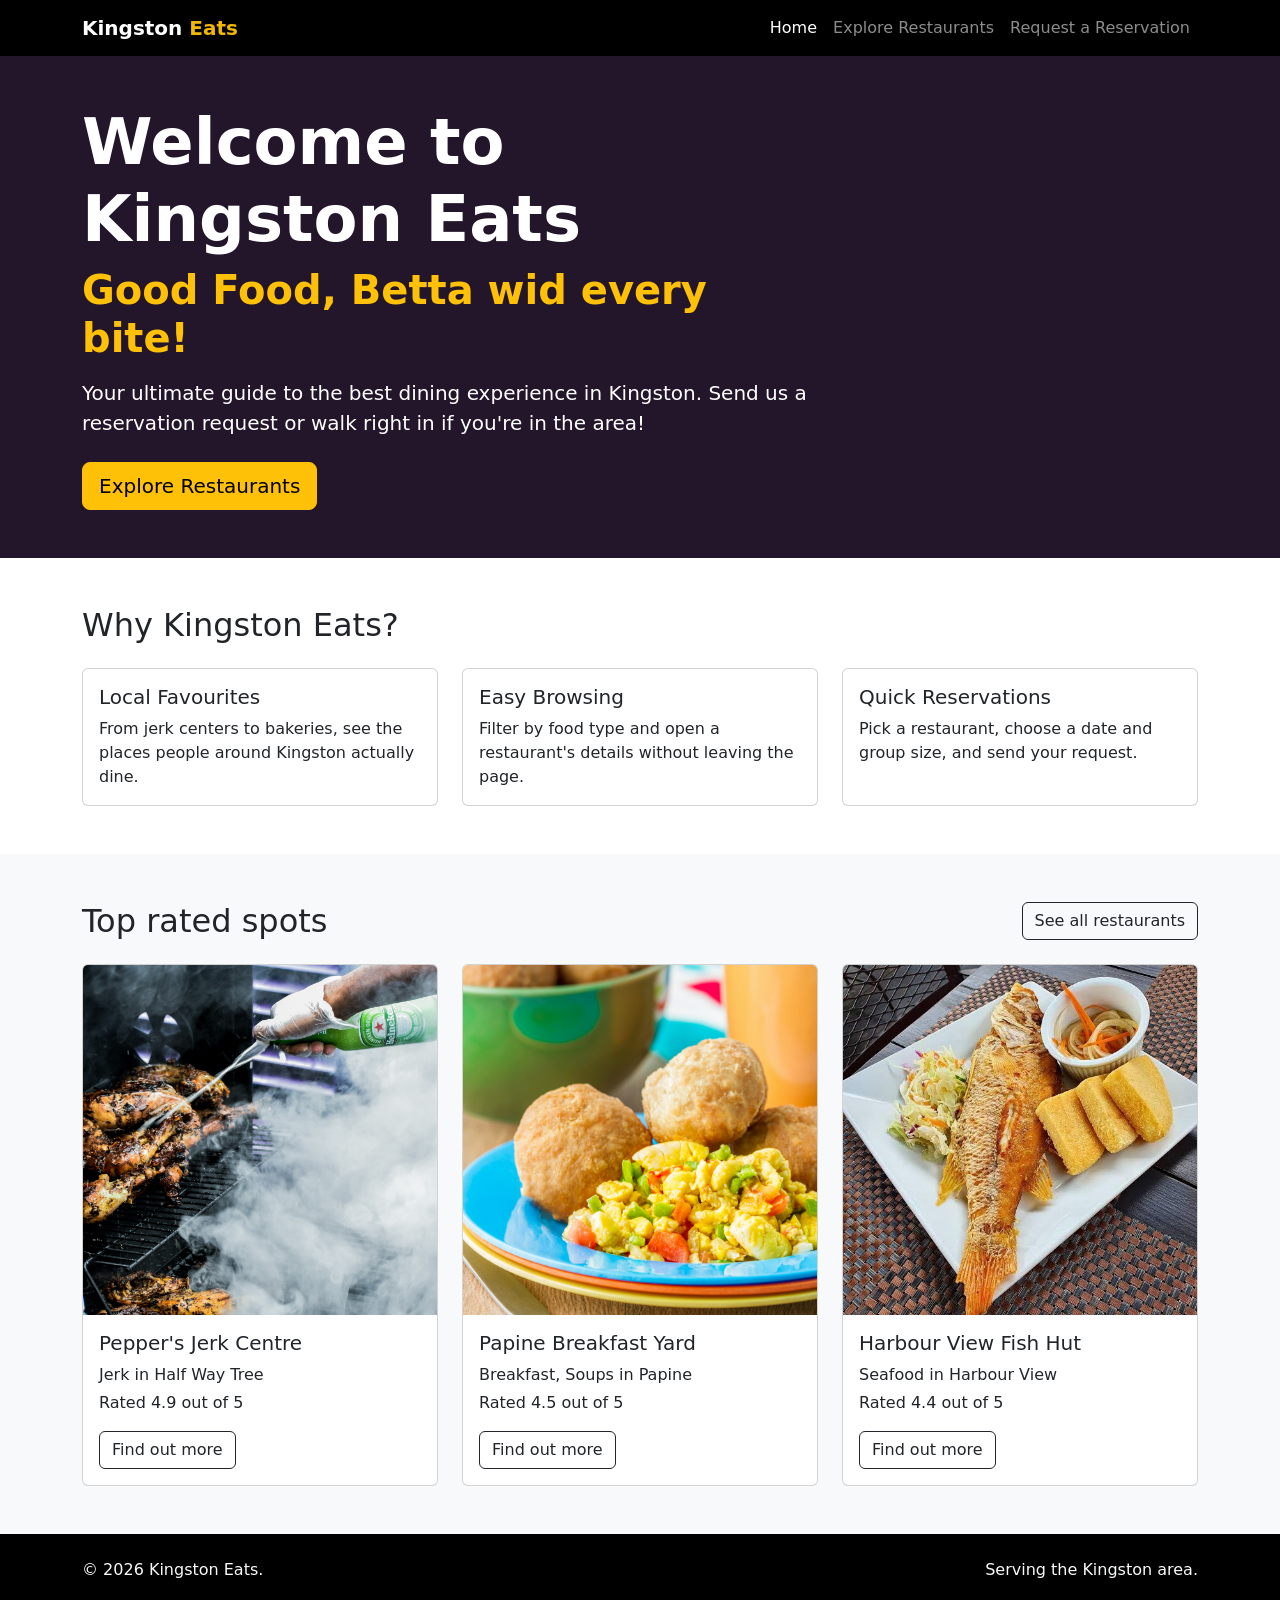
<file: index.html>
<!DOCTYPE html>
<html lang="en">
<head>
    <meta charset="UTF-8">
    <meta name="viewport" content="width=device-width, initial-scale=1.0">
    <title>Kingston Eats</title>

    <!-- Bootstrap-->
    <link rel="stylesheet" href="https://cdn.jsdelivr.net/npm/bootstrap@5.3.8/dist/css/bootstrap.min.css" integrity="sha384-sRIl4kxILFvY47J16cr9ZwB07vP4J8+LH7qKQnuqkuIAvNWLzeN8tE5YBujZqJLB" crossorigin="anonymous">
    <!-- My CSS-->
    <link rel="stylesheet" href="css/styles.css">
</head>
<body>

    <!--HEADER & NAVIGATION -->
    <header> 
        <nav class="navbar navbar-expand-lg navbar-dark bg-black">
            <div class="container">
                <!-- Brand Logo/Text -->
                <a class="navbar-brand fw-bold" href="index.html">Kingston <span class="brand-accent">Eats</span></a>
     
                <!-- Hamburger Toggler Button (Mobile Only) -->
                <button class="navbar-toggler" type="button" data-bs-toggle="collapse"
                        data-bs-target="#mainNav" aria-controls="mainNav"
                        aria-expanded="false" aria-label="Toggle navigation">
                    <span class="navbar-toggler-icon"></span>
                </button>  

                <!-- Navigation Container Menu Links -->
                <div class="collapse navbar-collapse" id="mainNav">
                    <ul class="navbar-nav ms-auto">
                        <li class="nav-item"><a class="nav-link active" aria-current="page" href="index.html">Home</a></li>
                        <li class="nav-item"><a class="nav-link" href="explore.html">Explore Restaurants</a></li>
                        <li class="nav-item"><a class="nav-link" href="reserve.html">Request a Reservation</a></li>
                    </ul>
                </div>
            </div>
        </nav>
    </header>
 
    <main>
        <!-- HERO -->
        <section class="hero py-5">
            <div class="container">
                <div class="row">
                    <div class="col-lg-8">
                        <h1 class="display-3 fw-bold">Welcome to Kingston Eats</h1>
                        <h2 class="display-6 fw-bold text-warning">Good Food, Betta wid every bite!</h2>
                        <p class="lead mt-3">Your ultimate guide to the best dining experience in Kingston. 
                            Send us a reservation request or walk right in if you're in the area!</p>
                        <div class="mt-4 d-flex flex-wrap gap-2">
                            <a href="explore.html" class="btn btn-warning btn-lg">Explore Restaurants</a>
                        </div>
                    </div> <!-- Added closing col tag -->
                </div> <!-- Aligned row layout -->
            </div> <!-- Closed container wrapper -->
        </section>
        
        <!-- WHY KINGSTON EATS (3 static cards) -->
        <section class="py-5">
            <div class="container">
                <h2 class="mb-4">Why Kingston Eats?</h2>
                <div class="row g-4">
                    <div class="col-12 col-md-4">
                        <article class="card h-100">
                            <div class="card-body">
                                <h3 class="h5 card-title">Local Favourites</h3>
                                <p class="card-text">From jerk centers to bakeries, see the places people around Kingston actually dine.</p>
                            </div>
                        </article>
                    </div>
                    <div class="col-12 col-md-4">
                        <article class="card h-100">
                            <div class="card-body">
                                <h3 class="h5 card-title">Easy Browsing</h3>
                                <p class="card-text">Filter by food type and open a restaurant's details without leaving the page.</p>
                            </div>
                        </article>
                    </div>
                    <div class="col-12 col-md-4">
                        <article class="card h-100">
                            <div class="card-body">
                                <h3 class="h5 card-title">Quick Reservations</h3>
                                <p class="card-text">Pick a restaurant, choose a date and group size, and send your request.</p>
                            </div>
                        </article>
                    </div>
                </div>
            </div>
        </section>
 
        <!-- TOP RATED (cards are built by JavaScript) -->
        <section class="py-5 bg-light">
            <div class="container">
                <div class="d-flex flex-wrap justify-content-between align-items-center mb-4">
                    <h2 class="mb-0">Top rated spots</h2>
                    <a href="explore.html" class="btn btn-outline-dark mt-2 mt-sm-0">See all restaurants</a>
                </div>
                <!-- JavaScript fills this row in (renderFeatured in js/app.js) -->
                <div id="featuredList" class="row g-4"></div>
            </div>
        </section>
    </main>

    <!--FOOTER -->
    <footer class="bg-black text-light py-4">
        <div class="container d-flex flex-column flex-md-row justify-content-between">
            <p class="mb-1 mb-md-0">&copy; 2026 Kingston Eats.</p>
            <p class="mb-0">Serving the Kingston area.</p>
        </div>
    </footer>

      <!--SCRIPT -->
    <script src="https://code.jquery.com/jquery-3.7.1.min.js"></script>
    <script src="https://cdn.jsdelivr.net/npm/bootstrap@5.3.8/dist/js/bootstrap.bundle.min.js" integrity="sha384-FKyoEForCGlyvwx9Hj09JcYn3nv7wiPVlz7YYwJrWVcXK/BmnVDxM+D2scQbITxI" crossorigin="anonymous"></script>
    <!--MY SCRIPT -->
    <script src="js/app.js"></script>
</body>
</html>
</file>
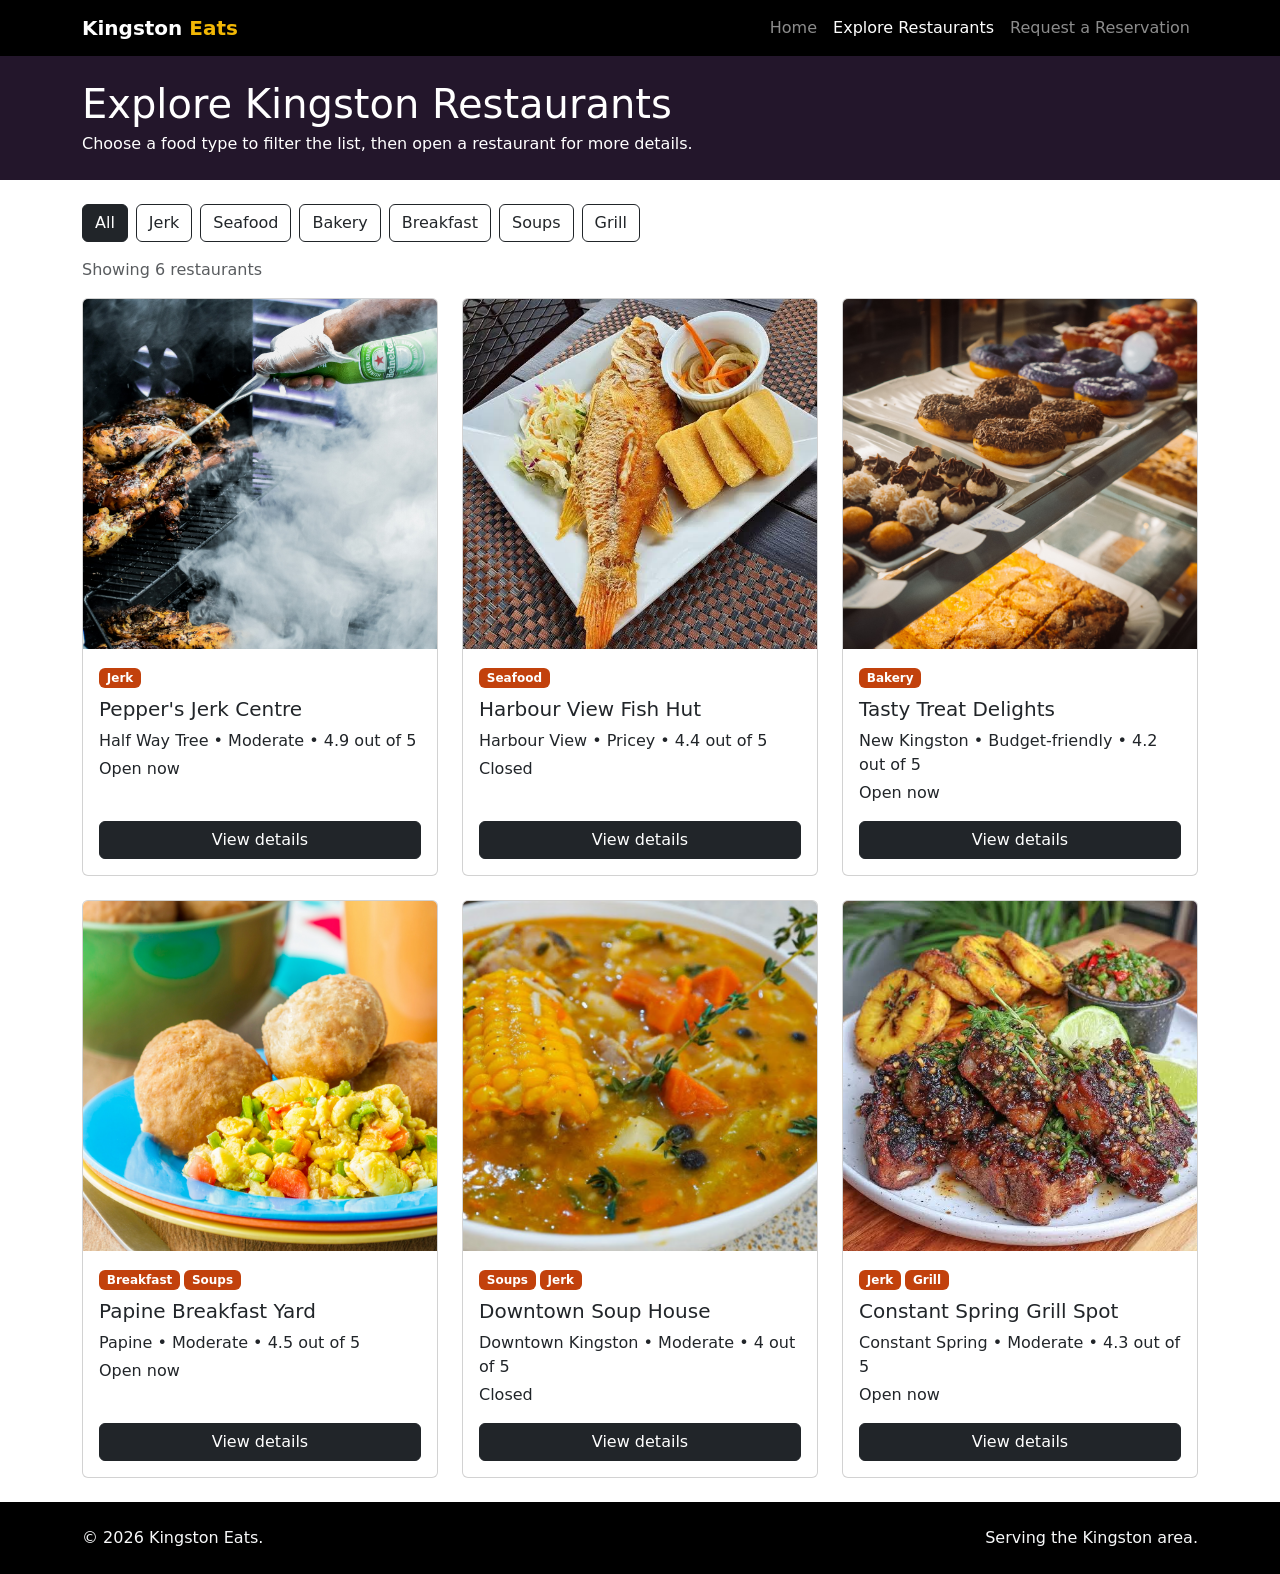
<file: explore.html>
<!DOCTYPE html>
<html lang="en">
<head>
    <meta charset="UTF-8">
    <meta name="viewport" content="width=device-width, initial-scale=1.0">
    <title>Kingston Eats</title>

    <!-- Bootstrap-->
    <link rel="stylesheet" href="https://cdn.jsdelivr.net/npm/bootstrap@5.3.8/dist/css/bootstrap.min.css" integrity="sha384-sRIl4kxILFvY47J16cr9ZwB07vP4J8+LH7qKQnuqkuIAvNWLzeN8tE5YBujZqJLB" crossorigin="anonymous">
    <!-- My CSS-->
    <link rel="stylesheet" href="css/styles.css">
</head>
<body>

    <!--HEADER & NAVIGATION -->
    <header> 
        <nav class="navbar navbar-expand-lg navbar-dark bg-black">
            <div class="container">
                <!-- Brand Logo/Text -->
                <a class="navbar-brand fw-bold" href="index.html">Kingston <span class="brand-accent">Eats</span></a>
     
                <!-- Hamburger Toggler Button (Mobile Only) -->
                <button class="navbar-toggler" type="button" data-bs-toggle="collapse"
                        data-bs-target="#mainNav" aria-controls="mainNav"
                        aria-expanded="false" aria-label="Toggle navigation">
                    <span class="navbar-toggler-icon"></span>
                </button>  

                <!-- Navigation Container Menu Links -->
                <div class="collapse navbar-collapse" id="mainNav">
                    <ul class="navbar-nav ms-auto">
                        <li class="nav-item"><a class="nav-link" aria-current="page" href="index.html">Home</a></li>
                        <li class="nav-item"><a class="nav-link active" aria-current="page" href="explore.html">Explore Restaurants</a></li>
                        <li class="nav-item"><a class="nav-link" href="reserve.html">Request a Reservation</a></li>
                    </ul>
                </div>
            </div>
        </nav>
    </header>
 
    <main> 
     <section class="page-banner py-4">
      <div class="container">
        <h1 class="mb-1">Explore Kingston Restaurants</h1>
        <p class="mb-0">Choose a food type to filter the list, then open a restaurant for more details.</p>
      </div>
    </section>
 
    <section class="py-4">
      <div class="container">   

                <!-- FILTER BUTTONS -->
        <div id="filters" class="d-flex flex-wrap gap-2 mb-3" role="group" aria-label="Filter restaurants by food type">
          <button type="button" class="btn btn-dark filter-btn" data-category="All">All</button>
          <button type="button" class="btn btn-outline-dark filter-btn" data-category="Jerk">Jerk</button>
          <button type="button" class="btn btn-outline-dark filter-btn" data-category="Seafood">Seafood</button>
          <button type="button" class="btn btn-outline-dark filter-btn" data-category="Bakery">Bakery</button>
          <button type="button" class="btn btn-outline-dark filter-btn" data-category="Breakfast">Breakfast</button>
          <button type="button" class="btn btn-outline-dark filter-btn" data-category="Soups">Soups</button>
          <button type="button" class="btn btn-outline-dark filter-btn" data-category="Grill">Grill</button>
        </div>
 
        <!-- Shows "Showing 6 restaurants" (JavaScript will update this text) -->
        <p id="resultCount" class="text-muted" aria-live="polite"></p>
 
        <!-- JavaScript fills this row with one card per restaurant -->
        <div id="restaurantList" class="row g-4"></div>
      </div>
    </section>

    </main>

    <!-- DETAILS MODAL (hidden until a "View details" button is clicked) -->
  <!-- This is a BOOTSTRAP MODAL. JavaScript fills in the title and body then opens it. -->
  <div class="modal fade" id="detailsModal" tabindex="-1" aria-labelledby="modalTitle" aria-hidden="true">
    <div class="modal-dialog modal-dialog-centered">
      <div class="modal-content">
        <div class="modal-header">
          <h2 class="modal-title fs-5" id="modalTitle">Restaurant details</h2>
          <button type="button" class="btn-close" data-bs-dismiss="modal" aria-label="Close"></button>
        </div>
        <div class="modal-body" id="modalBody"></div>
        <div class="modal-footer">
          <button type="button" class="btn btn-outline-secondary" data-bs-dismiss="modal">Close</button>
          <a href="reserve.html" class="btn btn-warning">Request a reservation</a>
        </div>
      </div>
    </div>
  </div>

    <!--FOOTER -->
    <footer class="bg-black text-light py-4">
        <div class="container d-flex flex-column flex-md-row justify-content-between">
            <p class="mb-1 mb-md-0">&copy; 2026 Kingston Eats.</p>
            <p class="mb-0">Serving the Kingston area.</p>
        </div>
    </footer>

    <!--SCRIPT -->
    <script src="https://code.jquery.com/jquery-3.7.1.min.js"></script>
    <script src="https://cdn.jsdelivr.net/npm/bootstrap@5.3.8/dist/js/bootstrap.bundle.min.js" integrity="sha384-FKyoEForCGlyvwx9Hj09JcYn3nv7wiPVlz7YYwJrWVcXK/BmnVDxM+D2scQbITxI" crossorigin="anonymous"></script>
    <!--MY SCRIPT -->
    <script src="js/app.js"></script>
</body>
</html>
</file>
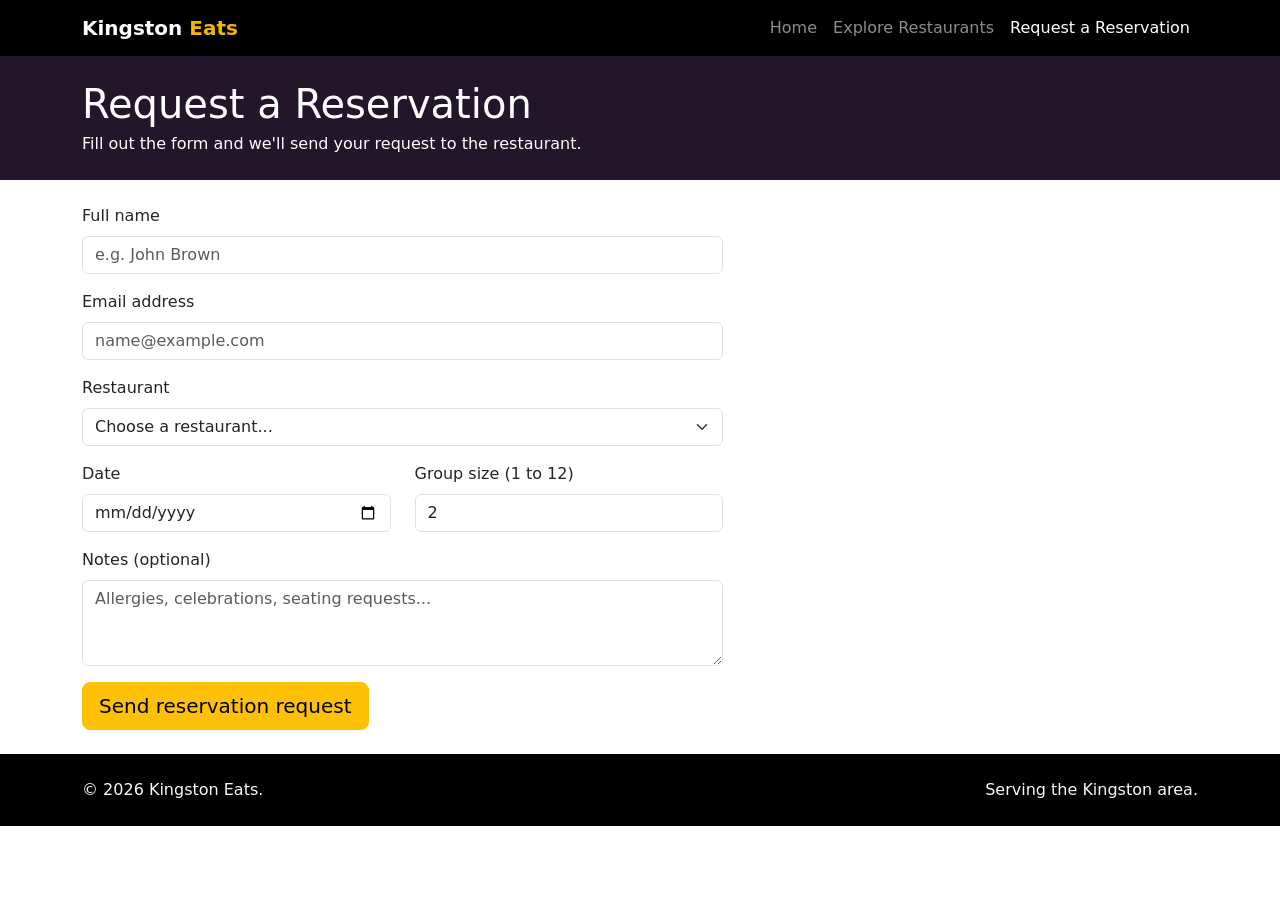
<file: reserve.html>
<!DOCTYPE html>
<html lang="en">
<head>
    <meta charset="UTF-8">
    <meta name="viewport" content="width=device-width, initial-scale=1.0">
    <title>Kingston Eats</title>

    <!-- Bootstrap-->
    <link rel="stylesheet" href="https://cdn.jsdelivr.net/npm/bootstrap@5.3.8/dist/css/bootstrap.min.css" integrity="sha384-sRIl4kxILFvY47J16cr9ZwB07vP4J8+LH7qKQnuqkuIAvNWLzeN8tE5YBujZqJLB" crossorigin="anonymous">
    <!-- My CSS-->
    <link rel="stylesheet" href="css/styles.css">
</head>
<body>

    <!--HEADER & NAVIGATION -->
    <header> 
        <nav class="navbar navbar-expand-lg navbar-dark bg-black">
            <div class="container">
                <!-- Brand Logo/Text -->
                <a class="navbar-brand fw-bold" href="index.html">Kingston <span class="brand-accent">Eats</span></a>
     
                <!-- Hamburger Toggler Button (Mobile Only) -->
                <button class="navbar-toggler" type="button" data-bs-toggle="collapse"
                        data-bs-target="#mainNav" aria-controls="mainNav"
                        aria-expanded="false" aria-label="Toggle navigation">
                    <span class="navbar-toggler-icon"></span>
                </button>  

                <!-- Navigation Container Menu Links -->
                <div class="collapse navbar-collapse" id="mainNav">
                    <ul class="navbar-nav ms-auto">
                        <li class="nav-item"><a class="nav-link" href="index.html">Home</a></li>
                        <li class="nav-item"><a class="nav-link" href="explore.html">Explore Restaurants</a></li>
                        <li class="nav-item"><a class="nav-link active" aria-current="page" href="reserve.html">Request a Reservation</a></li>
                    </ul>
                </div>
            </div>
        </nav>
    </header>

    <main>
    <section class="page-banner py-4">
      <div class="container">
        <h1 class="mb-1">Request a Reservation</h1>
        <p class="mb-0">Fill out the form and we'll send your request to the restaurant.</p>
      </div>
    </section>
 
    <section class="py-4">
      <div class="container">
        <div class="row">
          <div class="col-12 col-lg-7">
 
            <!-- Green box that appears after a successful submit (hidden with d-none until then) -->
            <div id="confirmation" class="alert alert-success d-none" role="status"></div>
 
            <!-- novalidate- turn off the browser's own validation popups,
              so my JavaScript does the checking and shows my messages.-->
            <form id="reserveForm" novalidate>
 
              <div class="mb-3">
                <label for="name" class="form-label">Full name</label>
                <input type="text" class="form-control" id="name" placeholder="e.g. John Brown">
                <div class="invalid-feedback">Please enter your full name.</div>
              </div>
 
              <div class="mb-3">
                <label for="email" class="form-label">Email address</label>
                <input type="email" class="form-control" id="email" placeholder="name@example.com">
                <div class="invalid-feedback">Please enter a valid email address, like name@example.com.</div>
              </div>
 
              <div class="mb-3">
                <label for="restaurant" class="form-label">Restaurant</label>
                <!-- JavaScript adds one option per restaurant from the array -->
                <select class="form-select" id="restaurant">
                  <option value="">Choose a restaurant...</option>
                </select>
                <div class="invalid-feedback">Please choose a restaurant.</div>
              </div>
 
              <div class="row">
                <div class="col-12 col-sm-6 mb-3">
                  <label for="date" class="form-label">Date</label>
                  <input type="date" class="form-control" id="date">
                  <div class="invalid-feedback">Please choose today's date or a future date.</div>
                </div>
                <div class="col-12 col-sm-6 mb-3">
                  <label for="groupSize" class="form-label">Group size (1 to 12)</label>
                  <input type="number" class="form-control" id="groupSize" min="1" max="12" value="2">
                  <div class="invalid-feedback">Group size must be a whole number from 1 to 12.</div>
                </div>
              </div>
 
              <div class="mb-3">
                <label for="notes" class="form-label">Notes (optional)</label>
                <textarea class="form-control" id="notes" rows="3" placeholder="Allergies, celebrations, seating requests..."></textarea>
              </div>
 
              <button type="submit" class="btn btn-warning btn-lg">Send reservation request</button>
            </form>
          </div>
        </div>
      </div>
    </section>
  </main>
 
  <!-- SUCCESS TOAST (BOOTSTRAP TOAST)-->
  <div class="toast-container position-fixed bottom-0 end-0 p-3">
    <div id="successToast" class="toast text-bg-success" role="alert" aria-live="assertive" aria-atomic="true">
      <div class="d-flex">
        <div class="toast-body" id="toastBody">Reservation Rquest Sent!</div>
        <button type="button" class="btn-close btn-close-white me-2 m-auto" data-bs-dismiss="toast" aria-label="Close"></button>
      </div>
    </div>
  </div>
 <!--FOOTER -->
    <footer class="bg-black text-light py-4">
        <div class="container d-flex flex-column flex-md-row justify-content-between">
            <p class="mb-1 mb-md-0">&copy; 2026 Kingston Eats.</p>
            <p class="mb-0">Serving the Kingston area.</p>
        </div>
    </footer>

      <!--SCRIPT -->
    <script src="https://code.jquery.com/jquery-3.7.1.min.js"></script>
    <script src="https://cdn.jsdelivr.net/npm/bootstrap@5.3.8/dist/js/bootstrap.bundle.min.js" integrity="sha384-FKyoEForCGlyvwx9Hj09JcYn3nv7wiPVlz7YYwJrWVcXK/BmnVDxM+D2scQbITxI" crossorigin="anonymous"></script>
    <!--MY SCRIPT -->
    <script src="js/app.js"></script>
</body>
</html>
</file>
<file: css/styles.css>
/* Colour "variables" so we can reuse them and change them in one place */
:root {
  --ke-green: #23162B;   /* deep PURPLE */
  --ke-gold: #f2b705;    /* gold */
  --ke-pepper: #c2410c;  /* scotch-bonnet orange */
}
 
/* 2. Navbar brand: the word "Eats" in gold */
.brand-accent {
  color: var(--ke-gold);
}
 
/* 3. Home page hero (big banner at the top) */
.hero {
  background-color: var(--ke-green);
  color: #ffffff;
}
 
/* 4. Banner at the top of the Explore and Reserve pages */
.page-banner {
  background-color: var(--ke-green);
  color: #ffffff;
}
 
/* 5. Make every card image the same height so the grid looks tidy */
.card-img-top {
  height: 350px;
  object-fit: cover;
}
 
/* 6. The little coloured label on each card (e.g. "Jerk") */
.category-badge {
  background-color: var(--ke-pepper);
  color: #ffffff;
}
 
/* 7. Make the keyboard focus outline easy to see (accessibility) */
a:focus-visible,
button:focus-visible,
input:focus-visible,
select:focus-visible,
textarea:focus-visible {
  outline: 3px solid var(--ke-gold);
  outline-offset: 2px;
}
 
/* 8. Smooth shadow change when jQuery adds/removes "shadow-lg" on a card */
.card {
  transition: box-shadow 0.2s ease;
}
 
/* 9. Adding hover effect to explore resturants on index pg */
.hero .btn:hover {
  font-weight: bold;
  transform: scale(1.05);
  transition:all 0.3s ease;
}

/* 10.Making hamburger button more obvious */
.navbar-toggler {
  border: 2px solid #ffffff !important;
}
.navbar-toggler-icon {
 filter: brightness(0) invert(1); /*Making the 3 lines white */

}
</file>
